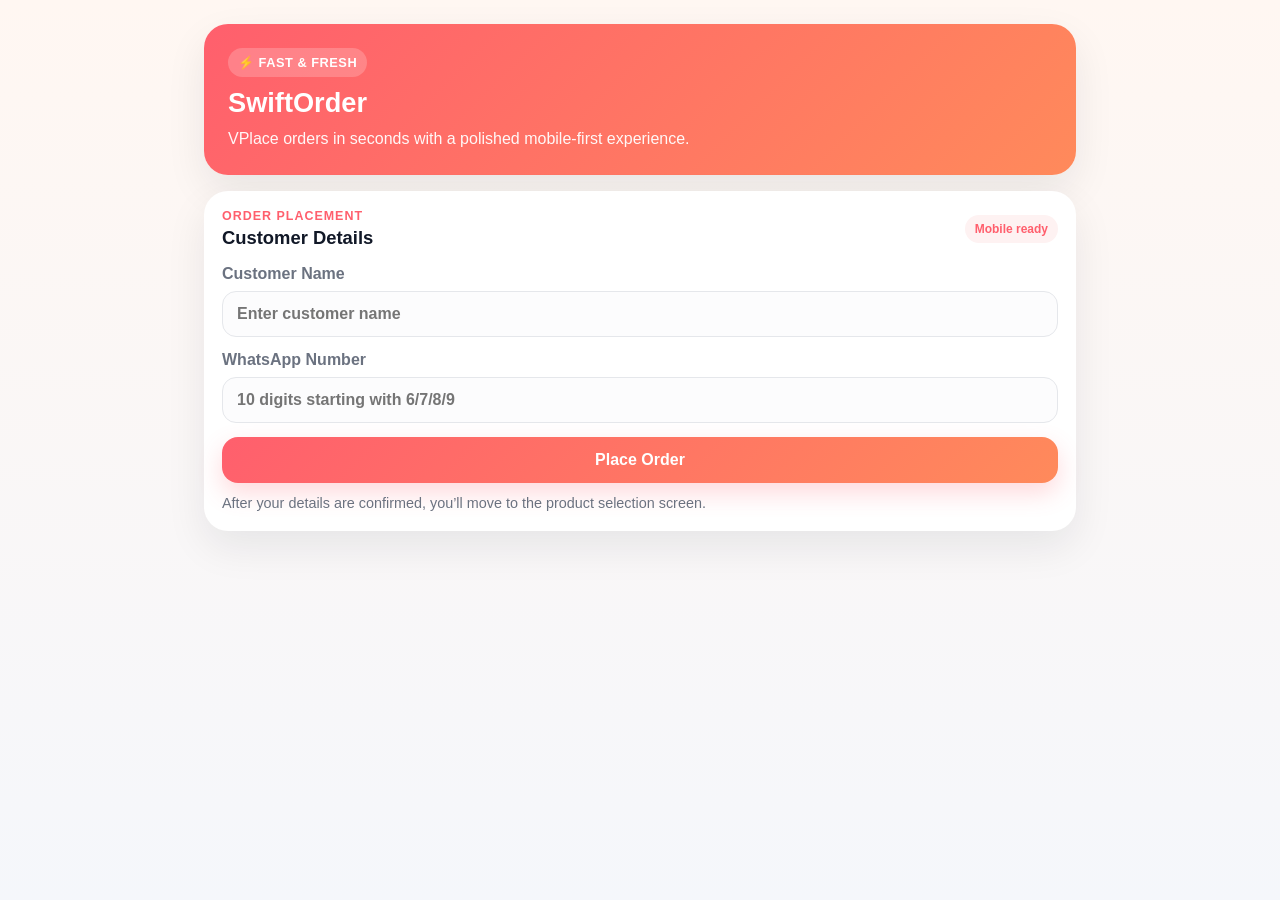
<file: index.html>
<!DOCTYPE html>
<html lang="en">
  <head>
    <meta charset="UTF-8" />
    <meta name="viewport" content="width=device-width, initial-scale=1.0, viewport-fit=cover" />
    <meta name="theme-color" content="#ff5f6d" />
    <meta name="description" content="Mobile-first order management PWA" />
    <link rel="manifest" href="manifest.json" />
    <link rel="icon" href="icons/icon-192.svg" type="image/svg+xml" />
    <link rel="apple-touch-icon" href="icons/icon-192.svg" />
    <title>SwiftOrder</title>
    <link rel="stylesheet" href="style.css" />
  </head>
  <body>
    <div class="app-shell">
      <header class="hero-card">
        <div class="hero-badge">⚡ Fast & Fresh</div>
        <h1>SwiftOrder</h1>
        <p>VPlace orders in seconds with a polished mobile-first experience.</p>
      </header>

      <main class="container">
        <section id="customerSection" class="card form-card">
          <div class="card-header">
            <div>
              <p class="eyebrow">Order Placement</p>
              <h2>Customer Details</h2>
            </div>
            <span class="pill">Mobile ready</span>
          </div>

          <form id="customerForm" novalidate>
            <label class="field">
              <span>Customer Name</span>
              <input id="customerName" type="text" placeholder="Enter customer name" pattern="[A-Za-z ]+" maxlength="50" autocomplete="name" required />
            </label>

            <label class="field">
              <span>WhatsApp Number</span>
              <input id="phone" type="tel" inputmode="numeric" placeholder="10 digits starting with 6/7/8/9" pattern="[6789][0-9]{9}" maxlength="10" required />
            </label>

            <button id="placeOrderBtn" class="primary-btn" type="button">Place Order</button>
            <p class="helper-text">After your details are confirmed, you’ll move to the product selection screen.</p>
          </form>
        </section>

        <section id="productsSection" class="card products-card hidden" aria-live="polite">
          <div class="card-header">
            <div>
              <p class="eyebrow">Step 2</p>
              <h2>Order Items</h2>
            </div>
            <span class="pill accent">Add multiple</span>
          </div>

          <div id="productsList" class="products-list"></div>

          <div class="sticky-actions">
            <button id="addProductBtn" class="secondary-btn" type="button" disabled>Add Product</button>
            <button id="submitOrderBtn" class="primary-btn" type="button">Submit Order</button>
          </div>
        </section>
      </main>
    </div>

    <div id="loadingOverlay" class="loading-overlay hidden" aria-hidden="true">
      <div class="spinner-box">
        <div class="spinner"></div>
        <p>Placing your order...</p>
      </div>
    </div>

    <div id="successModal" class="modal hidden" aria-hidden="true">
      <div class="modal-card">
        <div class="modal-icon">✓</div>
        <h3>Order Confirmed</h3>
        <p>Thank you for your order.</p>
        <p class="order-number">Order Number: <span id="orderNumber">-</span></p>
        <button id="newOrderBtn" class="primary-btn" type="button">Place New Order</button>
      </div>
    </div>

    <div id="toastContainer" class="toast-container" aria-live="assertive"></div>

    <script src="app.js"></script>
  </body>
</html>
</file>
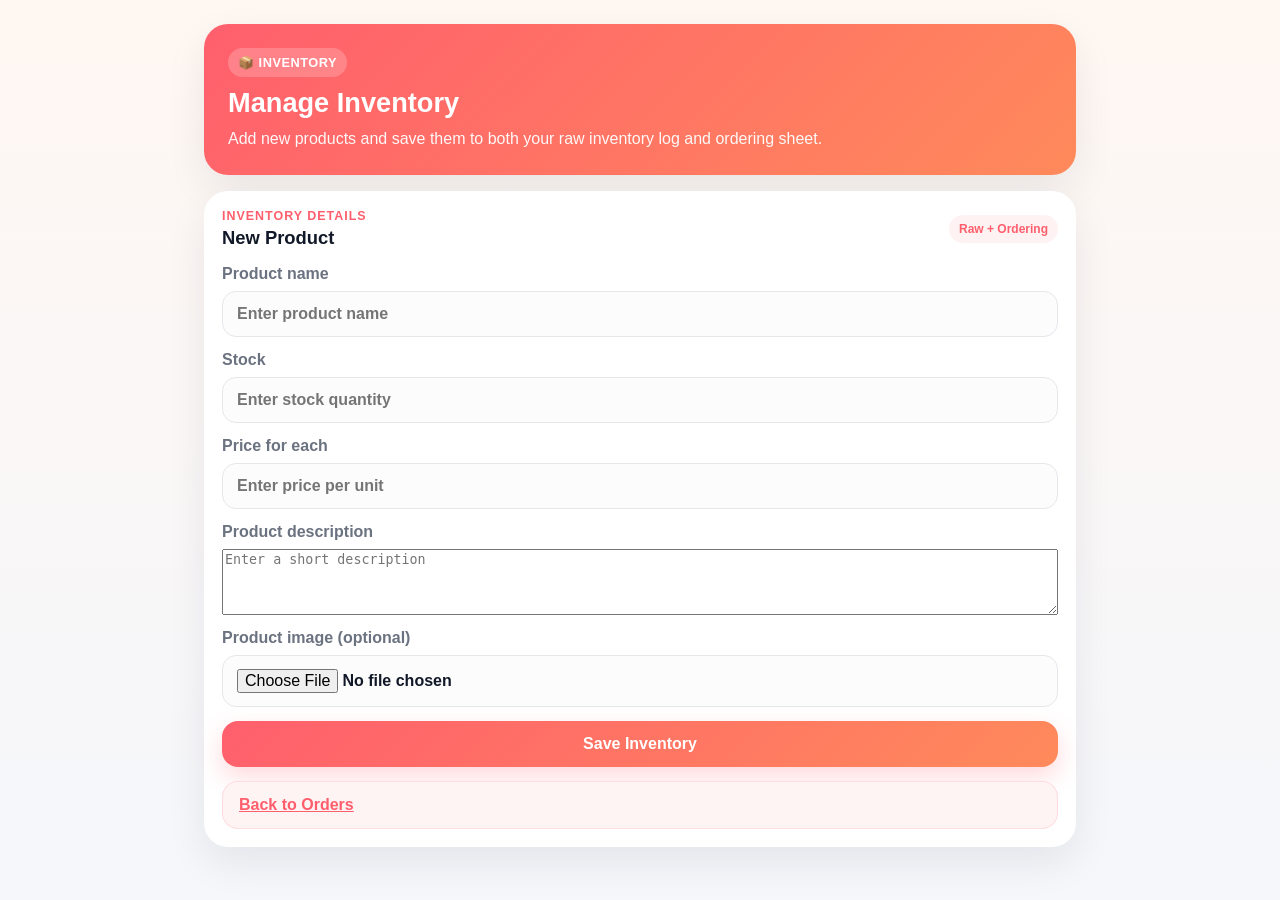
<file: inventory.html>
<!DOCTYPE html>
<html lang="en">
  <head>
    <meta charset="UTF-8" />
    <meta name="viewport" content="width=device-width, initial-scale=1.0, viewport-fit=cover" />
    <meta name="theme-color" content="#ff5f6d" />
    <meta name="description" content="Inventory management form for SwiftOrder" />
    <link rel="manifest" href="manifest.json" />
    <link rel="icon" href="icons/icon-192.svg" type="image/svg+xml" />
    <link rel="apple-touch-icon" href="icons/icon-192.svg" />
    <title>Inventory Manager</title>
    <link rel="stylesheet" href="style.css" />
  </head>
  <body>
    <div class="app-shell">
      <header class="hero-card">
        <div class="hero-badge">📦 Inventory</div>
        <h1>Manage Inventory</h1>
        <p>Add new products and save them to both your raw inventory log and ordering sheet.</p>
      </header>

      <main class="container">
        <section class="card form-card">
          <div class="card-header">
            <div>
              <p class="eyebrow">Inventory Details</p>
              <h2>New Product</h2>
            </div>
            <span class="pill">Raw + Ordering</span>
          </div>

          <form id="inventoryForm" novalidate>
            <label class="field">
              <span>Product name</span>
              <input id="productName" type="text" placeholder="Enter product name" maxlength="100" required />
            </label>

            <label class="field">
              <span>Stock</span>
              <input id="stock" type="number" min="0" step="1" placeholder="Enter stock quantity" required />
            </label>

            <label class="field">
              <span>Price for each</span>
              <input id="price" type="number" min="0" step="0.01" placeholder="Enter price per unit" required />
            </label>

            <label class="field">
              <span>Product description</span>
              <textarea id="description" rows="4" placeholder="Enter a short description"></textarea>
            </label>

            <label class="field">
              <span>Product image (optional)</span>
              <input id="productImage" type="file" accept="image/*" />
            </label>

            <div id="imagePreview" class="image-preview hidden"></div>

            <button id="saveInventoryBtn" class="primary-btn" type="submit">Save Inventory</button>
            <a href="index.html" class="secondary-btn">Back to Orders</a>
          </form>
        </section>
      </main>
    </div>

    <div id="loadingOverlay" class="loading-overlay hidden" aria-hidden="true">
      <div class="spinner-box">
        <div class="spinner"></div>
        <p>Saving inventory...</p>
      </div>
    </div>

    <div id="toastContainer" class="toast-container" aria-live="assertive"></div>

    <script src="inventory.js"></script>
  </body>
</html>
</file>
<file: style.css>
:root {
  --bg: #f5f7fb;
  --card: #ffffff;
  --text: #111827;
  --muted: #6b7280;
  --primary: linear-gradient(135deg, #ff5f6d, #ff8a5b);
  --primary-solid: #ff5f6d;
  --secondary: #fef2f2;
  --border: #e5e7eb;
  --shadow: 0 16px 40px rgba(15, 23, 42, 0.08);
}

* {
  box-sizing: border-box;
}

body {
  margin: 0;
  font-family: Inter, "Segoe UI", Roboto, Arial, sans-serif;
  color: var(--text);
  background: linear-gradient(180deg, #fff7f2 0%, var(--bg) 100%);
  min-height: 100vh;
}

button,
input,
select {
  font: inherit;
}

button {
  cursor: pointer;
  border: none;
}

.app-shell {
  max-width: 920px;
  margin: 0 auto;
  padding: 16px;
}

.hero-card,
.card {
  background: var(--card);
  border-radius: 24px;
  box-shadow: var(--shadow);
}

.hero-card {
  padding: 24px;
  margin-bottom: 16px;
  background: linear-gradient(135deg, #ff5f6d, #ff8a5b);
  color: white;
}

.hero-badge {
  display: inline-flex;
  padding: 7px 10px;
  border-radius: 999px;
  background: rgba(255,255,255,0.2);
  font-size: 0.8rem;
  font-weight: 700;
  letter-spacing: 0.04em;
  text-transform: uppercase;
}

.hero-card h1 {
  margin: 10px 0 8px;
  font-size: 1.7rem;
}

.hero-card p {
  margin: 0;
  opacity: 0.95;
  line-height: 1.5;
}

.container {
  display: grid;
  gap: 16px;
}

.card {
  padding: 18px;
}

.card-header {
  display: flex;
  justify-content: space-between;
  align-items: center;
  margin-bottom: 16px;
}

.eyebrow {
  margin: 0 0 4px;
  color: var(--primary-solid);
  font-size: 0.78rem;
  font-weight: 700;
  text-transform: uppercase;
  letter-spacing: 0.08em;
}

.card-header h2 {
  margin: 0;
  font-size: 1.15rem;
}

.pill {
  padding: 7px 10px;
  border-radius: 999px;
  background: var(--secondary);
  color: var(--primary-solid);
  font-size: 0.75rem;
  font-weight: 700;
}

.pill.accent {
  background: rgba(255,95,109,0.12);
}

.helper-text {
  margin: -4px 0 0;
  color: var(--muted);
  font-size: 0.9rem;
  line-height: 1.4;
}

form {
  display: grid;
  gap: 14px;
}

.field {
  display: grid;
  gap: 8px;
  font-weight: 600;
  color: var(--muted);
}

.field input,
.field select {
  width: 100%;
  border: 1px solid var(--border);
  border-radius: 14px;
  padding: 13px 14px;
  background: #fcfcfd;
  color: var(--text);
  outline: none;
}

.field input:focus,
.field select:focus {
  border-color: var(--primary-solid);
  box-shadow: 0 0 0 3px rgba(255,95,109,0.15);
}

.primary-btn,
.secondary-btn {
  width: 100%;
  border-radius: 16px;
  padding: 14px 16px;
  font-weight: 700;
  transition: transform 0.2s ease, box-shadow 0.2s ease;
}

.primary-btn {
  background: var(--primary);
  color: white;
  box-shadow: 0 10px 24px rgba(255,95,109,0.24);
}

.secondary-btn {
  background: #fff4f4;
  color: var(--primary-solid);
  border: 1px solid rgba(255,95,109,0.16);
}

.primary-btn:active,
.secondary-btn:active {
  transform: scale(0.98);
}

.products-list {
  display: grid;
  gap: 12px;
}

.product-card {
  border: 1px solid var(--border);
  border-radius: 20px;
  padding: 14px;
  background: linear-gradient(180deg, #fff 0%, #fff9f7 100%);
}

.field.field--error input,
.field.field--error select {
  border-color: #ef4444;
  box-shadow: 0 0 0 3px rgba(239, 68, 68, 0.15);
  background: #fff8f8;
}

.product-row {
  display: grid;
  gap: 10px;
}

.product-meta {
  display: flex;
  justify-content: space-between;
  gap: 10px;
  align-items: center;
  margin-bottom: 8px;
}

.product-meta strong {
  font-size: 0.95rem;
}

.remove-btn {
  padding: 8px 12px;
  border-radius: 999px;
  background: #ffe8e8;
  color: #c2364b;
  font-weight: 700;
}

.sticky-actions {
  position: sticky;
  bottom: 8px;
  display: flex;
  gap: 10px;
  margin-top: 16px;
  padding-top: 10px;
  background: rgba(255,255,255,0.92);
  backdrop-filter: blur(12px);
}

.loading-overlay {
  position: fixed;
  inset: 0;
  background: rgba(17,24,39,0.65);
  display: grid;
  place-items: center;
  z-index: 999;
  padding: 16px;
}

.spinner-box {
  text-align: center;
  color: white;
  background: rgba(255,255,255,0.12);
  padding: 24px;
  border-radius: 24px;
  backdrop-filter: blur(8px);
}

.spinner {
  width: 48px;
  height: 48px;
  margin: 0 auto 12px;
  border: 4px solid rgba(255,255,255,0.35);
  border-top-color: white;
  border-radius: 50%;
  animation: spin 0.9s linear infinite;
}

@keyframes spin {
  to { transform: rotate(360deg); }
}

.modal {
  position: fixed;
  inset: 0;
  display: grid;
  place-items: center;
  padding: 16px;
  background: rgba(15,23,42,0.55);
  z-index: 1000;
}

.modal-card {
  width: min(100%, 380px);
  background: white;
  border-radius: 24px;
  padding: 26px 20px;
  text-align: center;
  box-shadow: var(--shadow);
}

.modal-icon {
  font-size: 2rem;
  width: 54px;
  height: 54px;
  line-height: 54px;
  margin: 0 auto 10px;
  border-radius: 50%;
  background: linear-gradient(135deg, #22c55e, #16a34a);
  color: white;
}

.modal-card h3 {
  margin: 0 0 6px;
  font-size: 1.3rem;
}

.modal-card p {
  margin: 0 0 8px;
  color: var(--muted);
}

.order-number {
  font-weight: 700;
  color: var(--text);
  margin-bottom: 16px;
}

.toast-container {
  position: fixed;
  left: 50%;
  bottom: 20px;
  transform: translateX(-50%);
  width: min(90%, 420px);
  display: grid;
  gap: 10px;
  z-index: 1100;
}

.toast {
  padding: 12px 14px;
  border-radius: 14px;
  color: white;
  font-weight: 600;
  background: #111827;
  box-shadow: var(--shadow);
}

.toast.success {
  background: #16a34a;
}

.toast.error {
  background: #dc2626;
}

.hidden {
  display: none !important;
}

@media (min-width: 700px) {
  .app-shell {
    padding: 24px;
  }

  .sticky-actions {
    flex-direction: row;
  }

  .sticky-actions .primary-btn,
  .sticky-actions .secondary-btn {
    flex: 1;
  }

  .product-row {
    grid-template-columns: 1.4fr 0.7fr auto;
    align-items: end;
  }
}

@media (max-width: 480px) {
  .hero-card,
  .card {
    border-radius: 20px;
  }

  .sticky-actions {
    flex-direction: column;
  }
}
</file>
